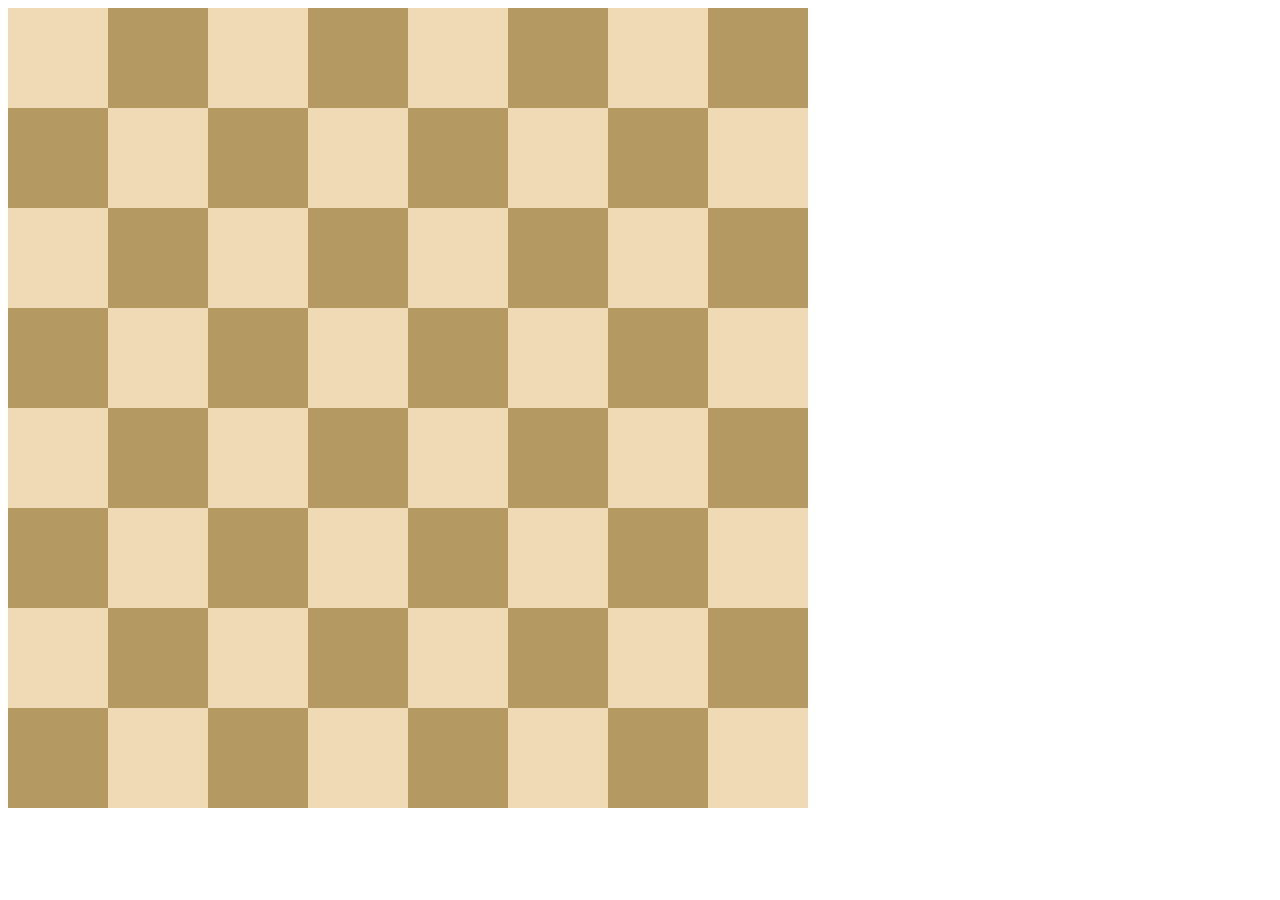
<file: 10.0 Display Grid/index.html>
<!DOCTYPE html>
<html>

<head>
  <title>Chessboard</title>
  <style>
    /* Write your code here */
    /* Each square should be 100px by 100px */
    /* My colours for white: #f0d9b5, black: #b58863 */
    .container {
      display: grid;
      grid-template-rows: 1fr 1fr 1fr 1fr 1fr 1fr 1fr 1fr;
      grid-template-columns: 1fr 1fr 1fr 1fr 1fr 1fr 1fr 1fr;
      width: 800px;
    }

    .container > .white {
      background-color: #f0d9b5;
      width: 100px;
      height: 100px;
    }

    .container > .black {
      background-color: #b59963;
      width: 100px;
      height: 100px;
    }
  </style>
</head>

<body>
  <div class="container">
    <div class="white"></div>
    <div class="black"></div>
    <div class="white"></div>
    <div class="black"></div>
    <div class="white"></div>
    <div class="black"></div>
    <div class="white"></div>
    <div class="black"></div>
    <div class="black"></div>
    <div class="white"></div>
    <div class="black"></div>
    <div class="white"></div>
    <div class="black"></div>
    <div class="white"></div>
    <div class="black"></div>
    <div class="white"></div>
    <div class="white"></div>
    <div class="black"></div>
    <div class="white"></div>
    <div class="black"></div>
    <div class="white"></div>
    <div class="black"></div>
    <div class="white"></div>
    <div class="black"></div>
    <div class="black"></div>
    <div class="white"></div>
    <div class="black"></div>
    <div class="white"></div>
    <div class="black"></div>
    <div class="white"></div>
    <div class="black"></div>
    <div class="white"></div>
    <div class="white"></div>
    <div class="black"></div>
    <div class="white"></div>
    <div class="black"></div>
    <div class="white"></div>
    <div class="black"></div>
    <div class="white"></div>
    <div class="black"></div>
    <div class="black"></div>
    <div class="white"></div>
    <div class="black"></div>
    <div class="white"></div>
    <div class="black"></div>
    <div class="white"></div>
    <div class="black"></div>
    <div class="white"></div>
    <div class="white"></div>
    <div class="black"></div>
    <div class="white"></div>
    <div class="black"></div>
    <div class="white"></div>
    <div class="black"></div>
    <div class="white"></div>
    <div class="black"></div>
    <div class="black"></div>
    <div class="white"></div>
    <div class="black"></div>
    <div class="white"></div>
    <div class="black"></div>
    <div class="white"></div>
    <div class="black"></div>
    <div class="white"></div>
  </div>
</body>

</html>
</file>
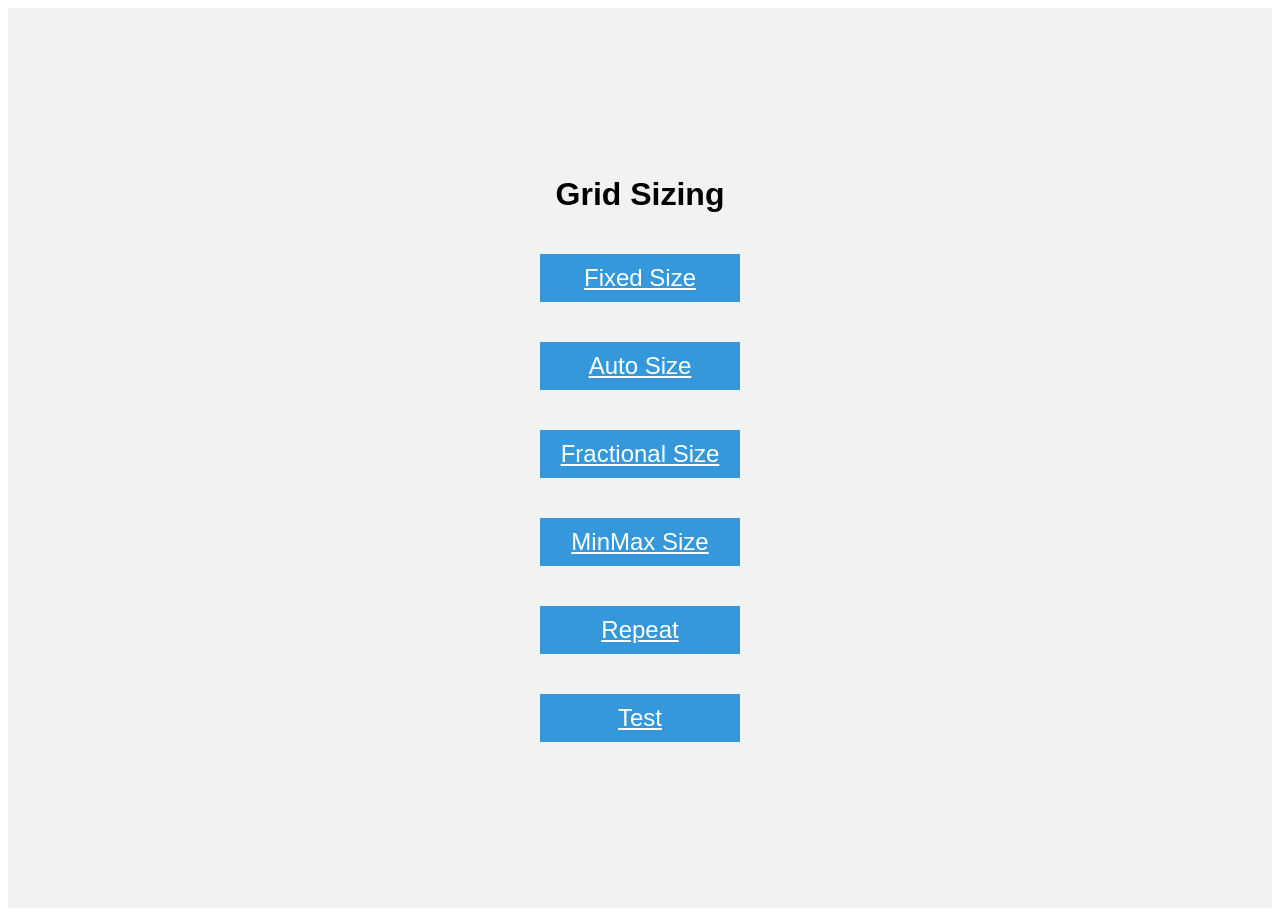
<file: 10.1 Grid Sizing/index.html>
<!DOCTYPE html>
<html lang="en">

<head>
  <meta charset="UTF-8">
  <meta name="google" content="notranslate">
  <meta name="viewport" content="width=device-width, initial-scale=1.0">
  <title>Grid Fundamentals</title>
  <style>
    body {
      font-family: sans-serif;
    }

    .container {
      display: flex;
      justify-content: center;
      align-items: center;
      flex-direction: column;
      height: 100vh;
      background-color: #f2f2f2;
    }

    .item {
      width: 200px;
      margin: 20px;
      background-color: #3498db;
      color: #fff;
      text-align: center;
      line-height: 2;
      font-size: 24px;
    }
  </style>
</head>

<body>
  <div class="container">
    <h1>Grid Sizing</h1>
    <a class="item" href="./fixed-size.html">Fixed Size</a>
    <a class="item" href="./auto-size.html">Auto Size</a>
    <a class="item" href="./fractional-size.html">Fractional Size</a>
    <a class="item" href="./minmax-size.html">MinMax Size</a>
    <a class="item" href="./repeat.html">Repeat</a>
    <a class="item" href="./test.html">Test</a>


  </div>
</body>

</html>
</file>
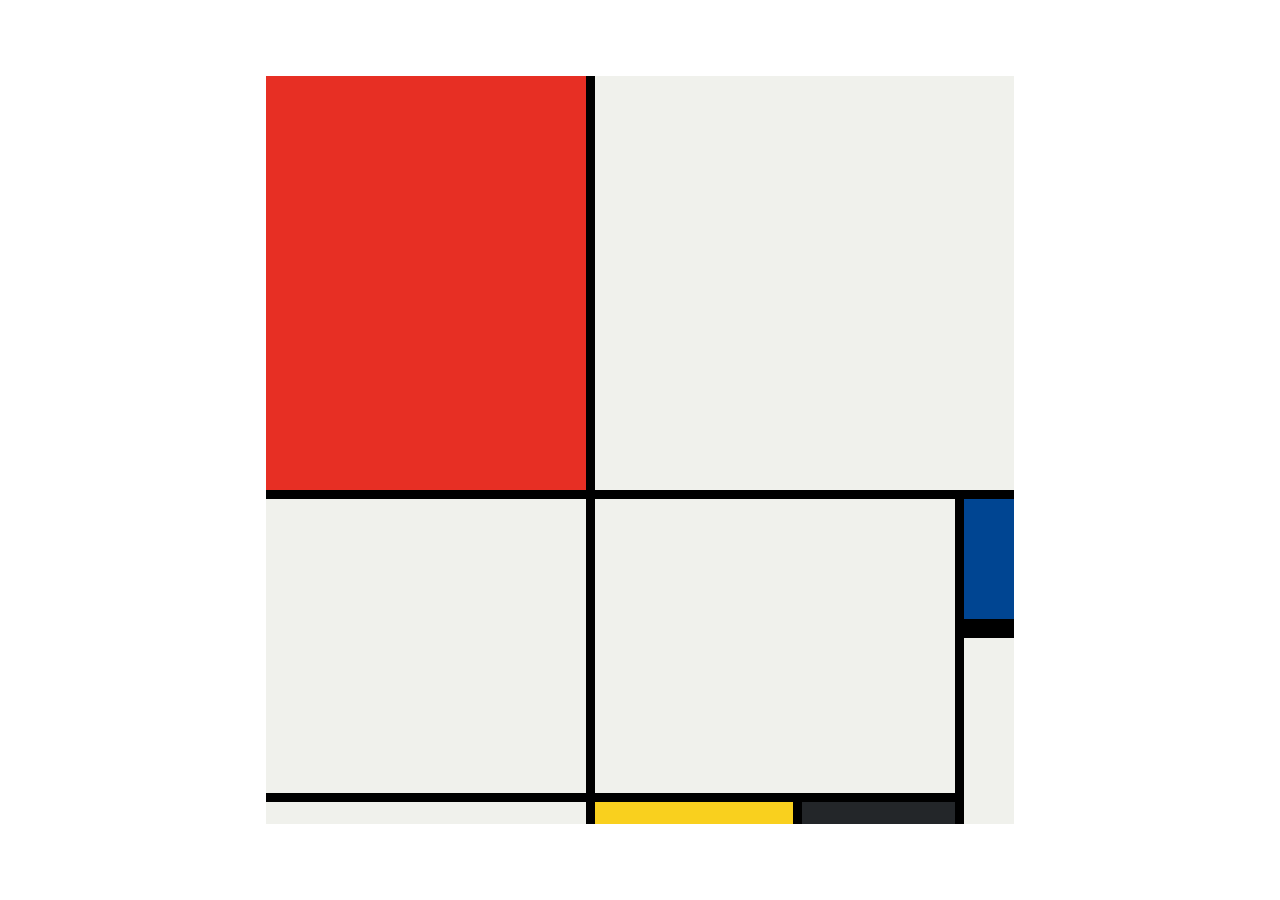
<file: 10.3 Mondrian Project/index.html>
<!DOCTYPE html>
<html lang="en">

<head>
  <meta charset="UTF-8">
  <meta name="viewport" content="width=device-width, initial-scale=1.0">
  <title>Mondrian Project</title>
  <style>
    /* 
    Write your CSS here 
    Gap Colour: #000
    White: #F0F1EC
    Red: #E72F24
    Black: #232629
    Blue: #004592
    Yellow: #F9D01E

    For dimensions, see dimensions.png image.
    HINT: Remember you can't change the properties of grid lines.
    But grid lines are transparent!
    */
    body {
      display: flex;
      justify-content: center;
      align-items: center;
      height: 100vh;
      margin: 0%;
      padding: 0%;
    }
    .container {
      width: 748px;
      height: 748px;
      display: grid;
      gap: 9px;
      grid-template-columns: 320px 198px 153px 50px;
      grid-template-rows: 414px 130px 155px 22px;
      background-color: #000
    }
    .first {
      background-color: #E72F24;
    }
    .second {
      background-color: #F0F1EC;
      grid-column: span 3;
    }
    .third {
      background-color: #F0F1EC ;
      grid-row: span 2;
    }
    .fourth {
      background-color: #F0F1EC;
      grid-column: span 2;
      grid-row: span 2;
    }
    .fifth {
      background-color: #004592;
      border-bottom: 10px solid #000;
    }
    .sixth {
      background-color: #F0F1EC;
      grid-row: span 2;
    }
    .seventh {
      background-color: #F0F1EC;
    }
    .eighth {
      background-color: #F9D01E;
    }
    .ninth {
      background-color: #232629;
    }
  </style>
</head>

<body>
  <div class="container">
    <div class="first"></div>
    <div class="second"></div>
    <div class="third"></div>
    <div class="fourth"></div>
    <div class="fifth"></div>
    <div class="sixth"></div>
    <div class="seventh"></div>
    <div class="eighth"></div>
    <div class="ninth"></div>
  </div>  
</body>

</html>
</file>
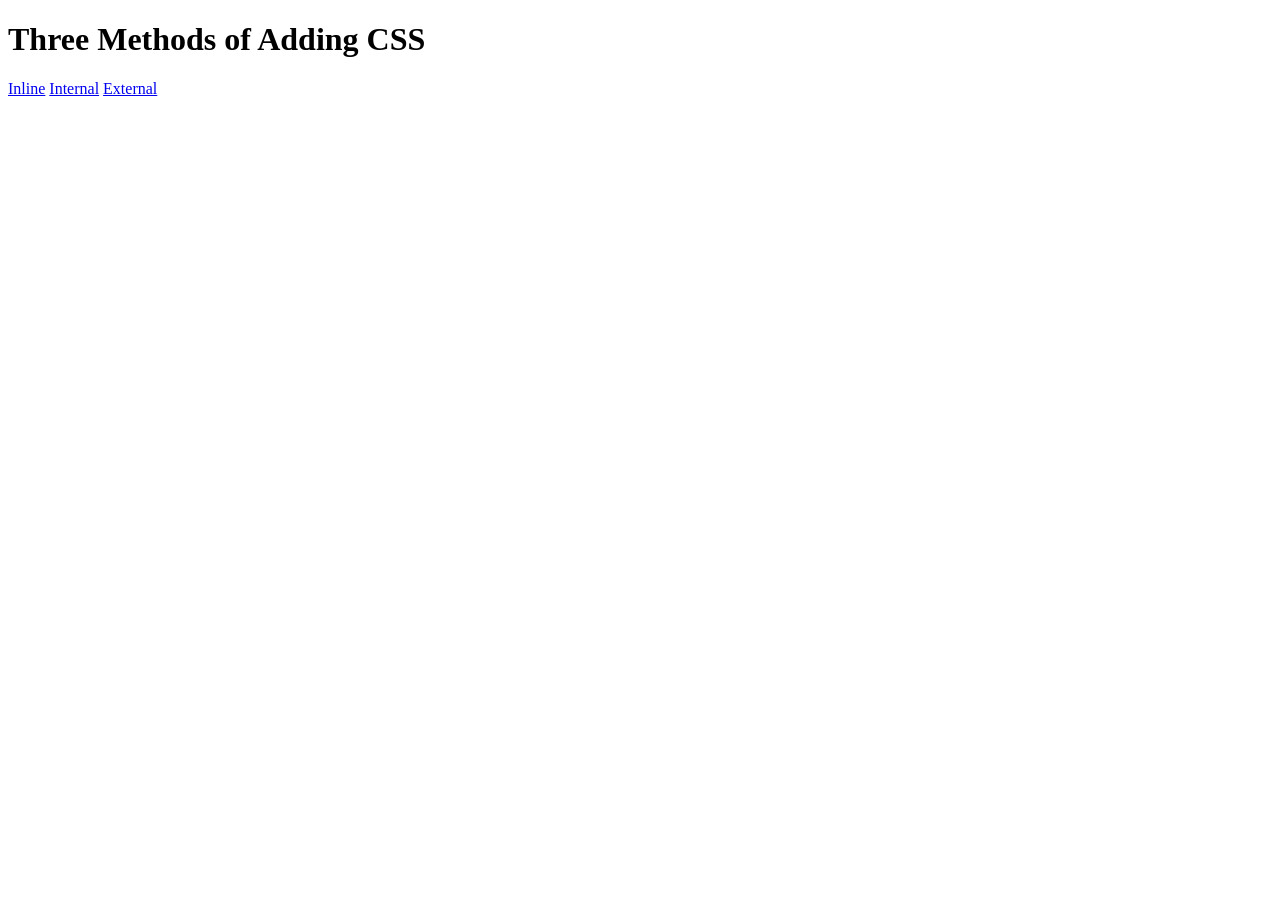
<file: 5.1. Adding CSS/index.html>
<!DOCTYPE html>
<html lang="en">

<head>
  <meta charset="UTF-8">
  <title>Adding CSS</title>
</head>

<body>
  <h1>Three Methods of Adding CSS</h1>
  <a href="./inline.html">Inline</a>
  <a href="./internal.html">Internal</a>
  <a href="./external.html">External</a>
</body>

</html>
</file>
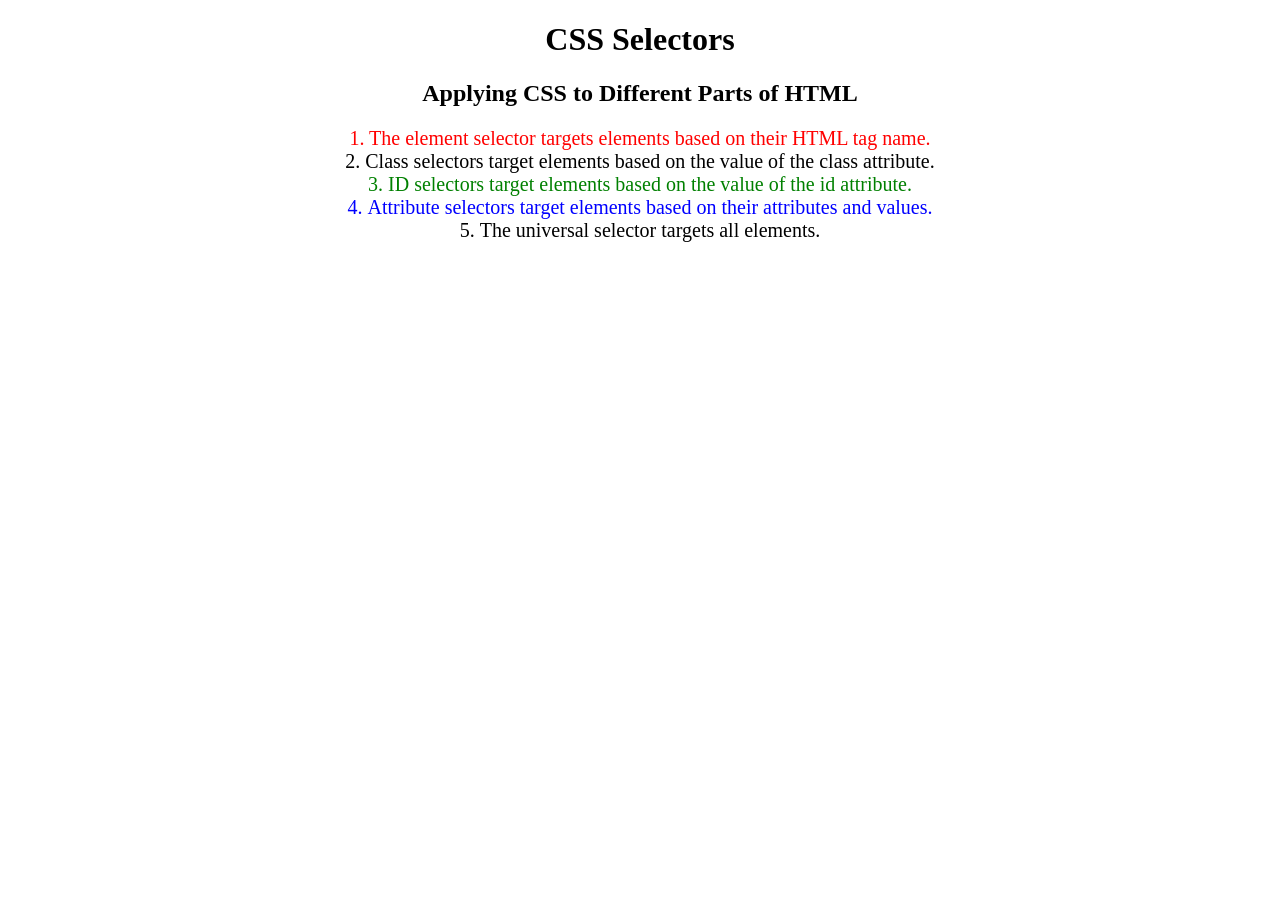
<file: 5.3 CSS Selectors/index.html>
<!DOCTYPE html>
<html lang="en">

<head>
  <meta charset="UTF-8">
  <title>CSS Selectors</title>
  <link rel="stylesheet" href="./style.css" />
</head>

<body>
  <h1>CSS Selectors</h1>
  <h2>Applying CSS to Different Parts of HTML</h2>
  
  <p class="note">1. The element selector targets elements based on their HTML tag name.</p>

  <ol>
    <li class="note" value="2">Class selectors target elements based on the value of the class attribute.</li>

    <li class="note" id="id-selector-demo" value="3">ID selectors target elements based on the value of the id
      attribute.</li>

    <li class="note" value="4">Attribute selectors target elements based on their attributes and values.</li>

    <li class="note" value="5">The universal selector targets all elements.</li>
  </ol>
</body>

</html>
</file>
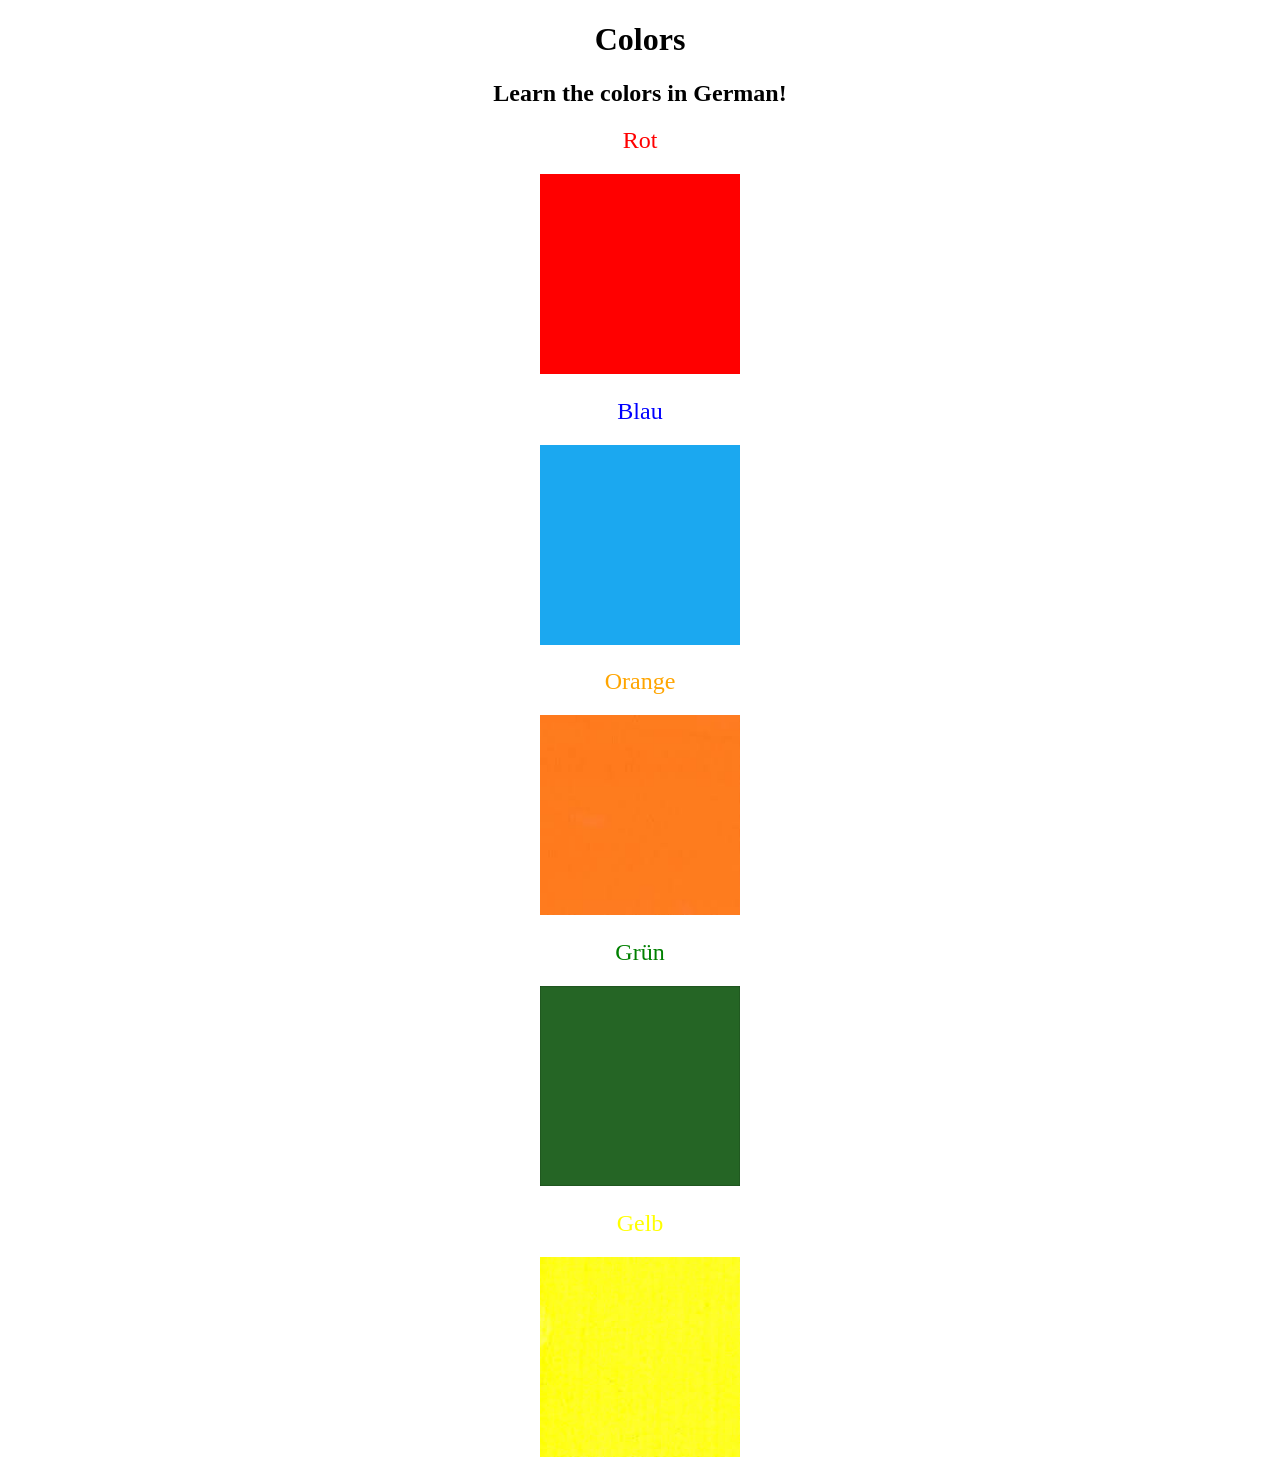
<file: 5.4 Color Vocab Project/index.html>
<!DOCTYPE html>
<html lang="en">
  <head>
    <meta charset="UTF-8" />
    <title>Spanish Vocabulary</title>
    <link rel="stylesheet" href="./style.css" />
  </head>

  <body>
    <h1>Colors</h1>
    <h2>Learn the colors in German!</h2>
    <h2 class="color-title" id="red">Rot</h2>
    <img src="./assets/images/red.png" alt="red" />

    <h2 class="color-title" id="blue">Blau</h2>
    <img src="./assets/images/blue.png" alt="blue" />

    <h2 class="color-title" id="orange">Orange</h2>
    <img src="./assets/images/orange.png" alt="orange" />

    <h2 class="color-title" id="green">Grün</h2>
    <img src="./assets/images/green.png" alt="green" />

    <h2 class="color-title" id="yellow">Gelb</h2>
    <img src="./assets/images/yellow.png" alt="yellow" />
  </body>
</html>

<!-- 
TODOs
IMPORTANT: You should not need to make ANY CHANGES to index.html
All code should be written in your CSS file.

1. Create a CSS file and incorporate it as an external stylesheet.
2. Use CSS to style each of the color titles to meaning. 
Hint: Use the id to help if you don't know the words in spanish.
3. Use CSS to change all the color titles to have "font-weight: normal;"
4. Use CSS (not HTML) to make all the images 200px heigh and 200px wide. 
Hint: 
https://developer.mozilla.org/en-US/docs/Web/CSS/height
https://developer.mozilla.org/en-US/docs/Web/CSS/width
-->
</file>
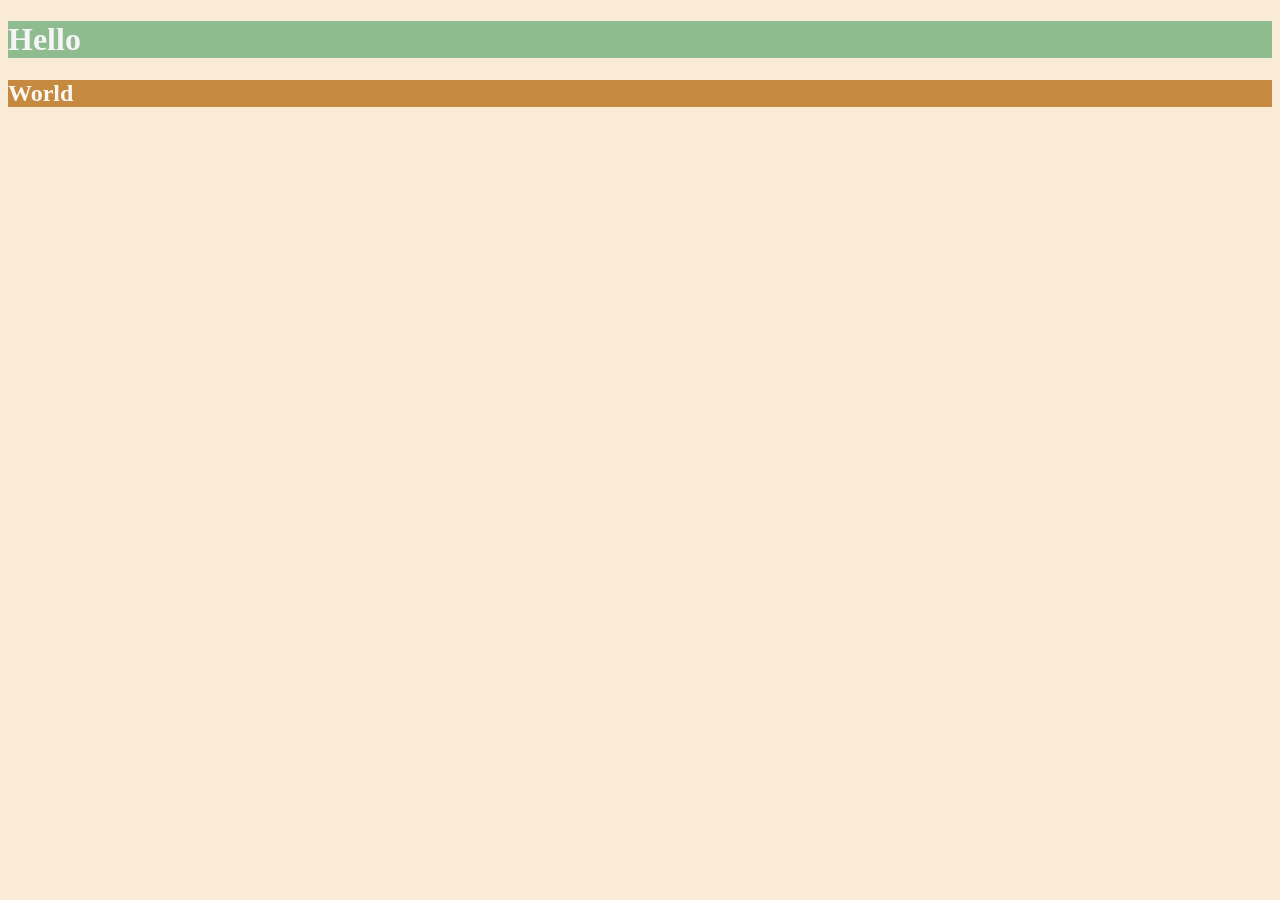
<file: 6.0 CSS Colors/index.html>
<!DOCTYPE html>
<html lang="en">

<head>
  <meta charset="UTF-8">
  <title>Colors</title>
  <style>
    body {
      background-color: antiquewhite;
    }

    h1{
      color: whitesmoke;
      background-color: darkseagreen ;
    }

    h2{
      color: #faf8f1;
      background-color: #c58940 ;
    }
  </style>
</head>

<body>
  <h1>Hello</h1>
  <h2>World</h2>
</body>

</html>
</file>
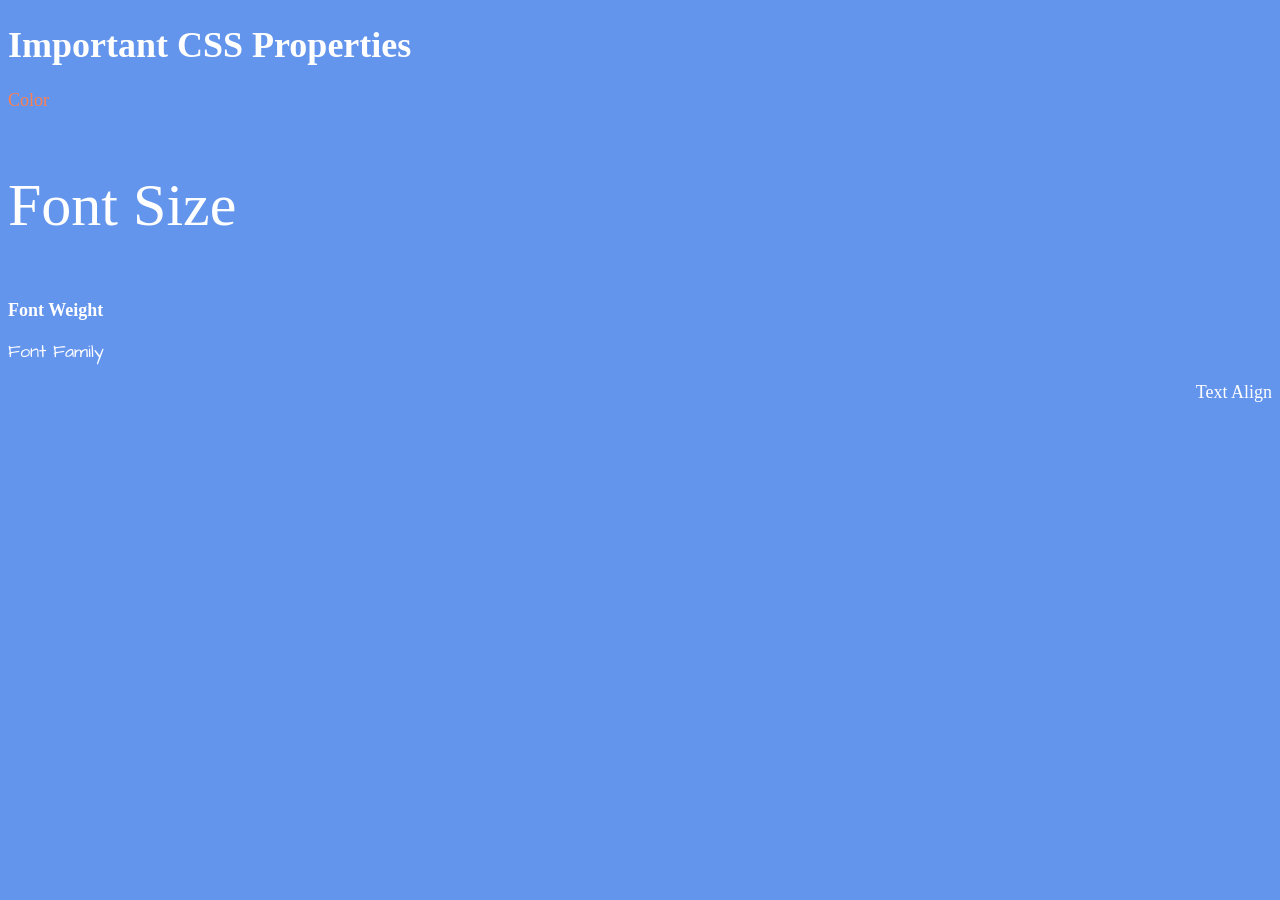
<file: 6.1 Font Properties/index.html>
<!DOCTYPE html>
<html lang="en">

<head>
  <meta charset="UTF-8">
  <title>CSS Properties</title>
  <style>

    html {
      font-size: 30px;
    }

    body {
      background-color: cornflowerblue;
      color: white;
      font-size: 18px;
    }

    /* Don't change the CSS above, add Your CSS below */
    #color {
      color: coral;
    }
    
    #font_size {
      font-size: 2rem;
    }

    #font_weight {
      font-weight: 900;
    }

    #font_family {
      font-family: "Architects Daughter", cursive;
      font-weight: 400;
      font-style: normal;
    }

    #text_align {
      text-align: right;
    }
  </style>
  
  <link rel="preconnect" href="https://fonts.googleapis.com">
  <link rel="preconnect" href="https://fonts.gstatic.com" crossorigin>
  <link href="https://fonts.googleapis.com/css2?family=Architects+Daughter&family=Caveat:wght@400..700&display=swap" rel="stylesheet">
</head>

<body>
  <h1>Important CSS Properties</h1>
  <p id="color">Color</p>
  <p id="font_size">Font Size</p>
  <p id="font_weight">Font Weight</p>
  <p id="font_family">Font Family</p>
  <p id="text_align">Text Align</p>

  <!-- TODOs
  1. Change the color of <p>Color</p> to "coral" color.
  2. Change the font size of <p>Font Size</p> to 2X the size of the root font size.
  3. Change the font weight of <p>Font Weight</p> to 900.
  4. Change the font family of <p>Font Family</p> to the Google font Caveat with regular (400) font weight.
  Link: https://fonts.google.com/specimen/Caveat
  5. Change the <p>Text Align</p> to right align.
  6. Change the the root (html element) font size to 30px -->
</body>

</html>
</file>
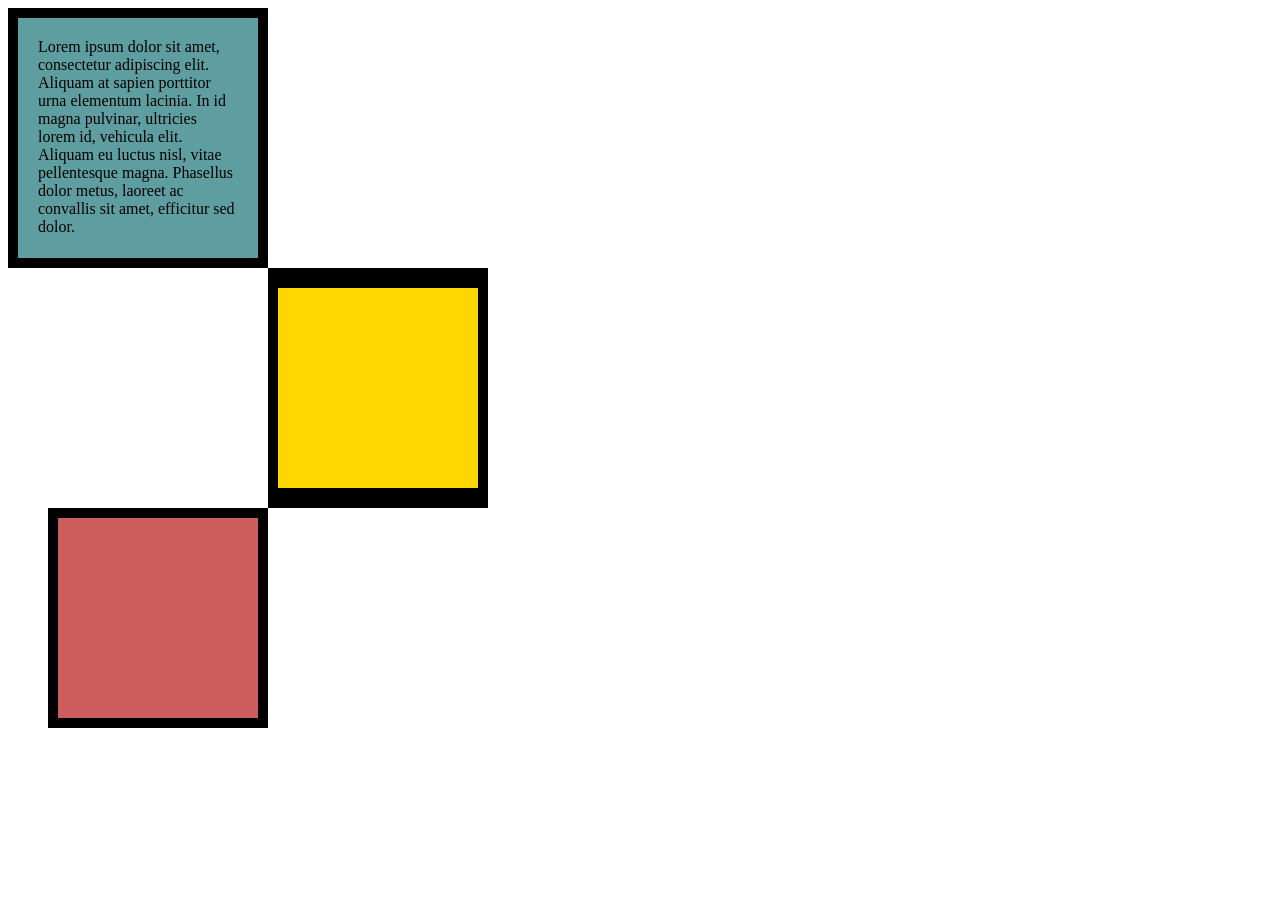
<file: 6.3 CSS Box Model/index.html>
<!DOCTYPE html>
<html lang="en">

<head>
  <meta charset="UTF-8">
  <title>CSS Box Model</title>
  <style>
    div {
      height: 200px;
      width: 200px;
    }

    p {
      margin: 0px;
    }

    #first-div {
      background-color: cadetblue;
      padding: 20px;
      border: 10px solid black
    }

    #second-div {
      background-color: gold;
      border: solid black;
      border-width: 20px 10px;
      margin-left: 260px;
    }

    #third-div {
      background-color: indianred ;
      border: 10px solid black;
      margin-left: 40px;
    }

  </style>
</head>

<body>


  <!-- TODOs:
1. Create 3 Boxes using the div element.
2. Set their sizes to 200px heigh by 200px wide.
3. Set different background colors for each of the boxes (I used cadetblue, gold and indianred).
4. Add a paragraph <p> element into the first div and add the following words:
    Lorem ipsum dolor sit amet, consectetur adipiscing elit. Aliquam at sapien porttitor urna elementum lacinia. In
    id magna pulvinar, ultricies lorem id, vehicula elit. Aliquam eu luctus nisl, vitae pellentesque magna. Phasellus
    dolor metus, laoreet ac convallis sit amet, efficitur sed dolor.
5. Set the 1st div to have 20px padding all around with a black 10px border.
6. Fix the style of the <p> element to remove all margins.
Hint: Use the CSS inspector in Chrome.
7. Set the 2nd div to have a 20px border on top and bottom and 10px border left and right. (See goal image)
8. Set the 3rd div to have a 10px border 
9. Set the margins for the divs so that each box corner touches the other. (See the goal image)
-->

<div id="first-div">
  <p>
    Lorem ipsum dolor sit amet, consectetur adipiscing elit. Aliquam at sapien porttitor urna elementum lacinia. In
    id magna pulvinar, ultricies lorem id, vehicula elit. Aliquam eu luctus nisl, vitae pellentesque magna. Phasellus
    dolor metus, laoreet ac convallis sit amet, efficitur sed dolor.    
  </p>
</div>

<div id="second-div"></div>
<div id="third-div"></div>


</body>

</html>
</file>
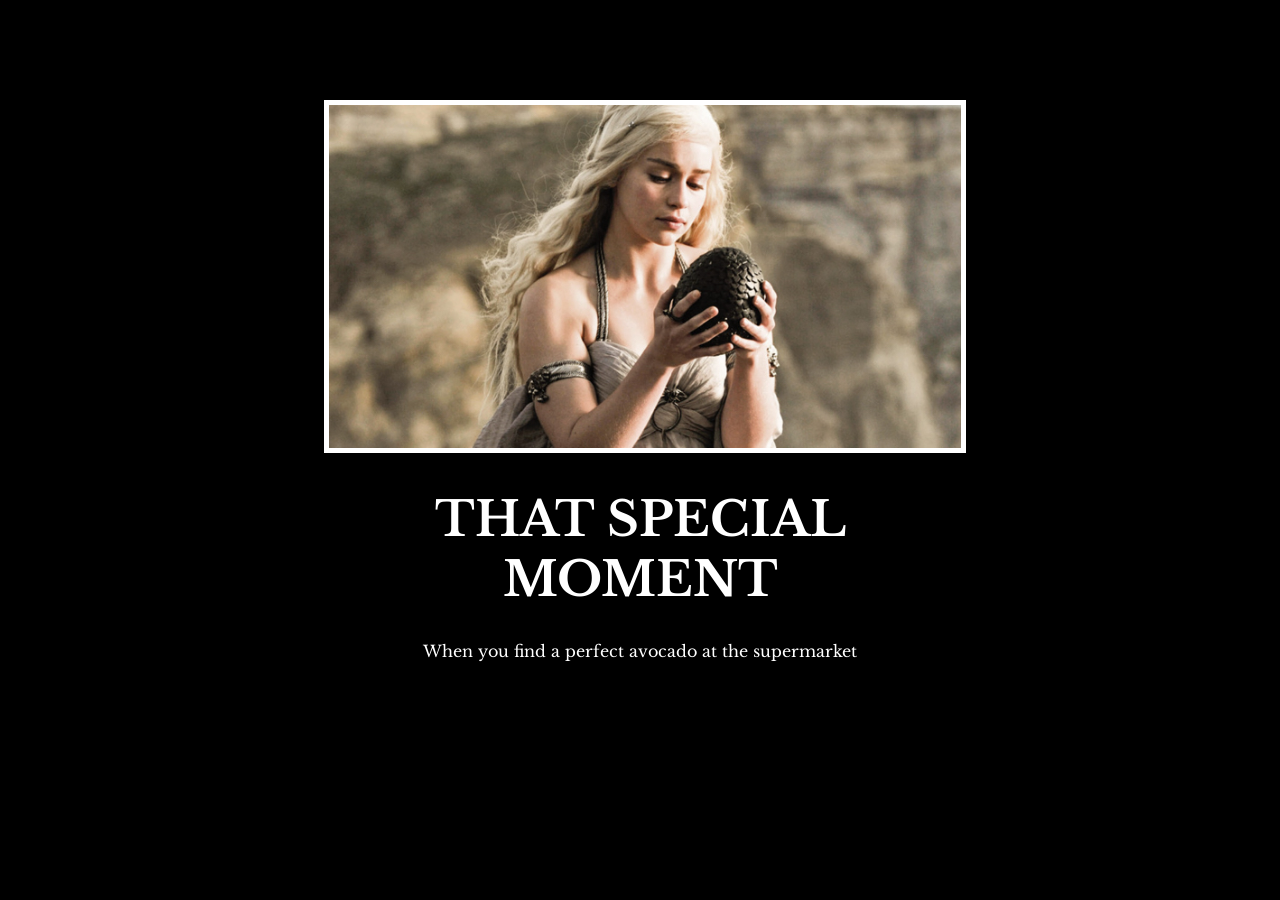
<file: 6.4 Motivation Meme Project/index.html>
<!DOCTYPE html>
<html lang="en">
<head>
  <meta charset="UTF-8">
  <title>Motivational Meme</title>
  <link rel="stylesheet" href="./style.css">

  <link rel="preconnect" href="https://fonts.googleapis.com">
  <link rel="preconnect" href="https://fonts.gstatic.com" crossorigin>
  <link href="https://fonts.googleapis.com/css2?family=Libre+Baskerville:ital,wght@0,400..700;1,400..700&display=swap" rel="stylesheet">

</head>
<body>
  <div class="poster">
    <img class="motivation-img" src="./assets/images/daenerys.jpeg" alt="" >
    <h1>That Special Moment</h1>
    <p>When you find a perfect avocado at the supermarket</p>
  </div>
</body>

  <!-- 
    TODO: Create a motivational post website.
  Style it how ever you like. 
  Look at the goal image for inspiration.
  But it must have the following features:
  1. The main h1 text should be using the Regular Libre Baskerville Font from Google Fonts:
    https://fonts.google.com/specimen/Libre+Baskerville
  2. The text should be white and background black.
  3. Add your own image into the images folder inside assets. It should have a 5px white border.
  4. The text should be center aligned.
  5. Create a div to contain the h1, p and img elements. Adjust the margins so that the image and text are centered on the page. 
    Hint: You horizontally center a div by giving it a width of 50% and a margin-left of 25%.
    Hint: Set the image to have a width of 100% so it fills the div. 
  6. Read about the text-transform property on MDN docs to make the h1 uppercase with CSS.
    https://developer.mozilla.org/en-US/docs/Web/CSS/text-transform 
  -->
</html>
</file>
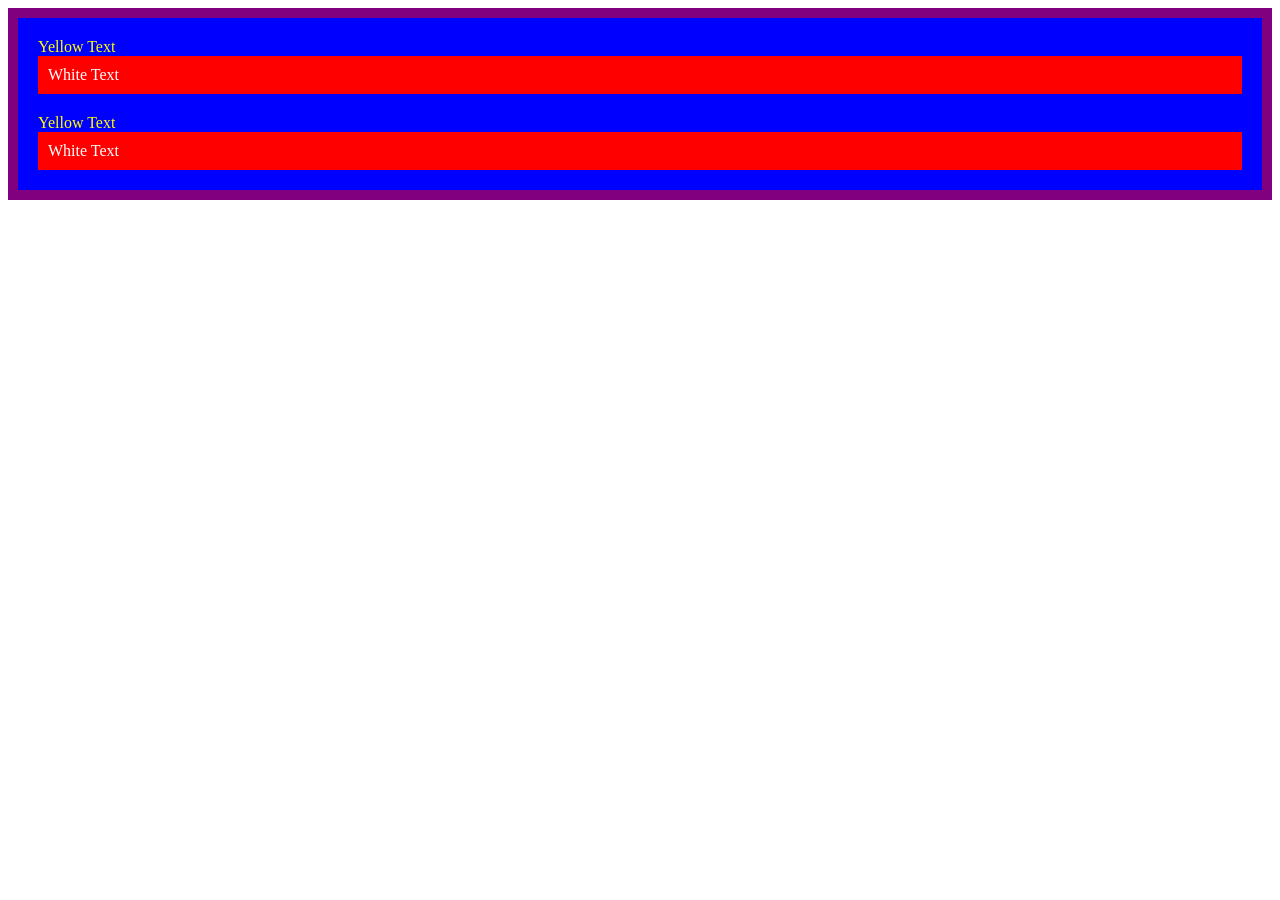
<file: 7.0 CSS Cascade/index.html>
<!DOCTYPE html>
<html lang="en">

<head>
  <meta charset="UTF-8">
  <title>CSS Cascade</title>
  <link rel="stylesheet" href="./style.css">
</head>

<body>
  <div id="outer-box" class="box">
    <div class="box">
      <p>Yellow Text</p>
      <div class="box inner-box">
        <p class="white-text">White Text</p>
      </div>
    </div>
    <div class="box">
      <p>Yellow Text</p>
      <div class="box inner-box">
        <p class="white-text">White Text</p>
      </div>
    </div>
  </div>
</body>

</html>
</file>
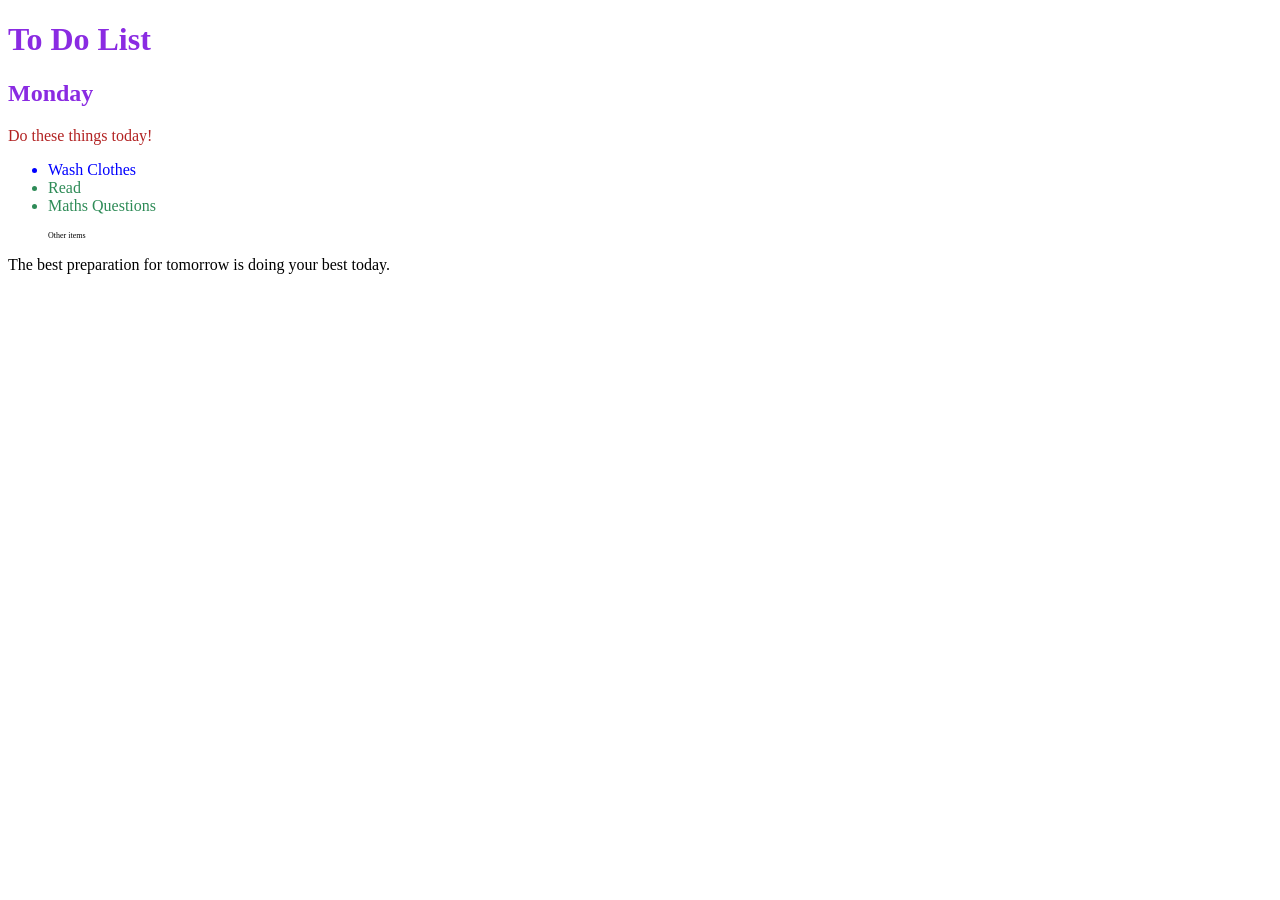
<file: 7.1 Combining Selectors/index.html>
<!DOCTYPE html>
<html lang="en">

<head>
  <meta charset="UTF-8">
  <title>Combining CSS Selectors</title>
  <link rel="stylesheet" href="./style.css">
</head>

<!-- Don't change any of the HTML code! -->

<body>
  <h1>To Do List</h1>
  <h2>Monday</h2>
  <div class="box">
    <p class="done">Do these things today!</p>
    <ul class="list">
      <li>Wash Clothes</li>
      <li class="done">Read</li>
      <li class="done">Maths Questions</li>
    </ul>
  </div>

  <ul>
    <p class="done">Other items</p>
  </ul>
  <p>The best preparation for tomorrow is doing your best today.</p>

</body>

</html>
</file>
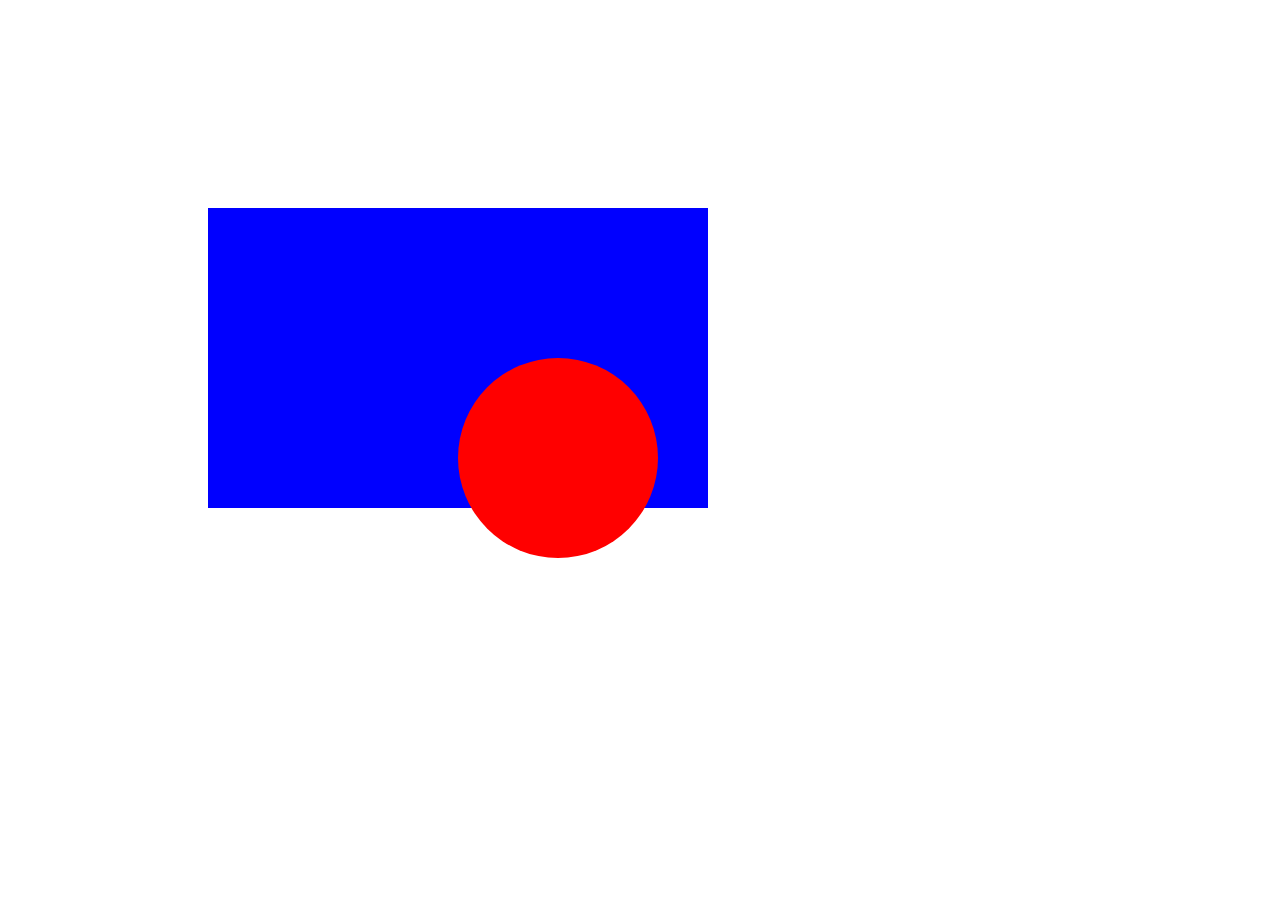
<file: 7.2 CSS Positioning/index.html>
<!DOCTYPE html>
<html>

<head>
  <title>CSS Positioning Exercise</title>
  <style>
    .blue-box {
      background-color: blue;
      height: 300px;
      width: 500px;
      position: relative;
      top: 200px;
      left: 200px;
    }

    .red-circle {
      background-color: red;
      height: 200px;
      width: 200px;
      border-radius: 50%;
      position: absolute;
      top: 150px;
      left: 250px;
    }
  </style>
</head>

<body>
  <div class="blue-box">
    <div class="red-circle">
    </div>
  </div>

</body>

</html>
</file>
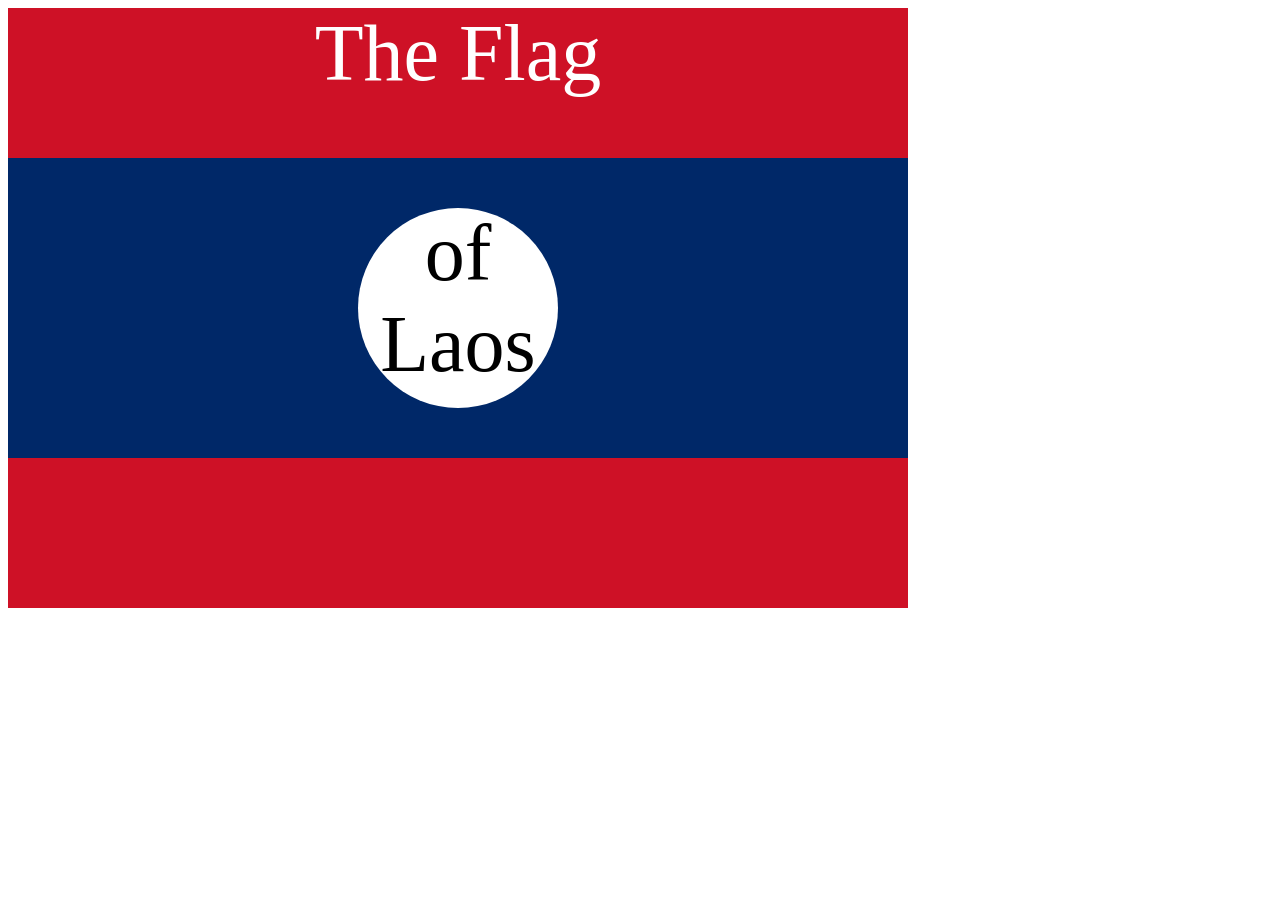
<file: 7.3 CSS Flag Project/index.html>
<!DOCTYPE html>
<html lang="en">

<head>
  <meta charset="UTF-8">
  <title>CSS Flag Project</title>
  <style>

    .flag {
      background-color: #CE1126;
      height: 600px;
      width: 900px;
      position: relative;
    }

    .flag > p {
      color: white;
      text-align: center;
      font-size: 80px;
      margin: 0px;
    }
    
    .flag > div {
      background-color: #002868;
      width: 900px;
      height: 300px;
      position: absolute;
      top: 150px;
    }
    
    .flag > div > div  {
      background-color: white;
      height: 200px;
      width: 200px;
      border-radius: 50%;
      position: absolute;
      left: 350px;
      top: 50px
    }

    div> div> p {
      text-align: center;
      font-size: 80px;
      margin: 0%;
    }
    
  </style>
</head>

<!-- 
  IMPORTANT! Do not change any HTML
Don't add any classes/ids/elements 
Use what you know about combining selectors 
and CSS specificity instead.
Hint 1: The flag is 900px by 600px and the circle is 200px by 200px.
Hint 2: You can use CSS inspection to get the colors from
https://appbrewery.github.io/flag-of-laos/
-->

<body>
  <div class="flag">
    <p>The Flag</p>
    <div>
      <div>
        <p>of Laos</p>
      </div>
    </div>
  </div>
</body>

</html>
</file>
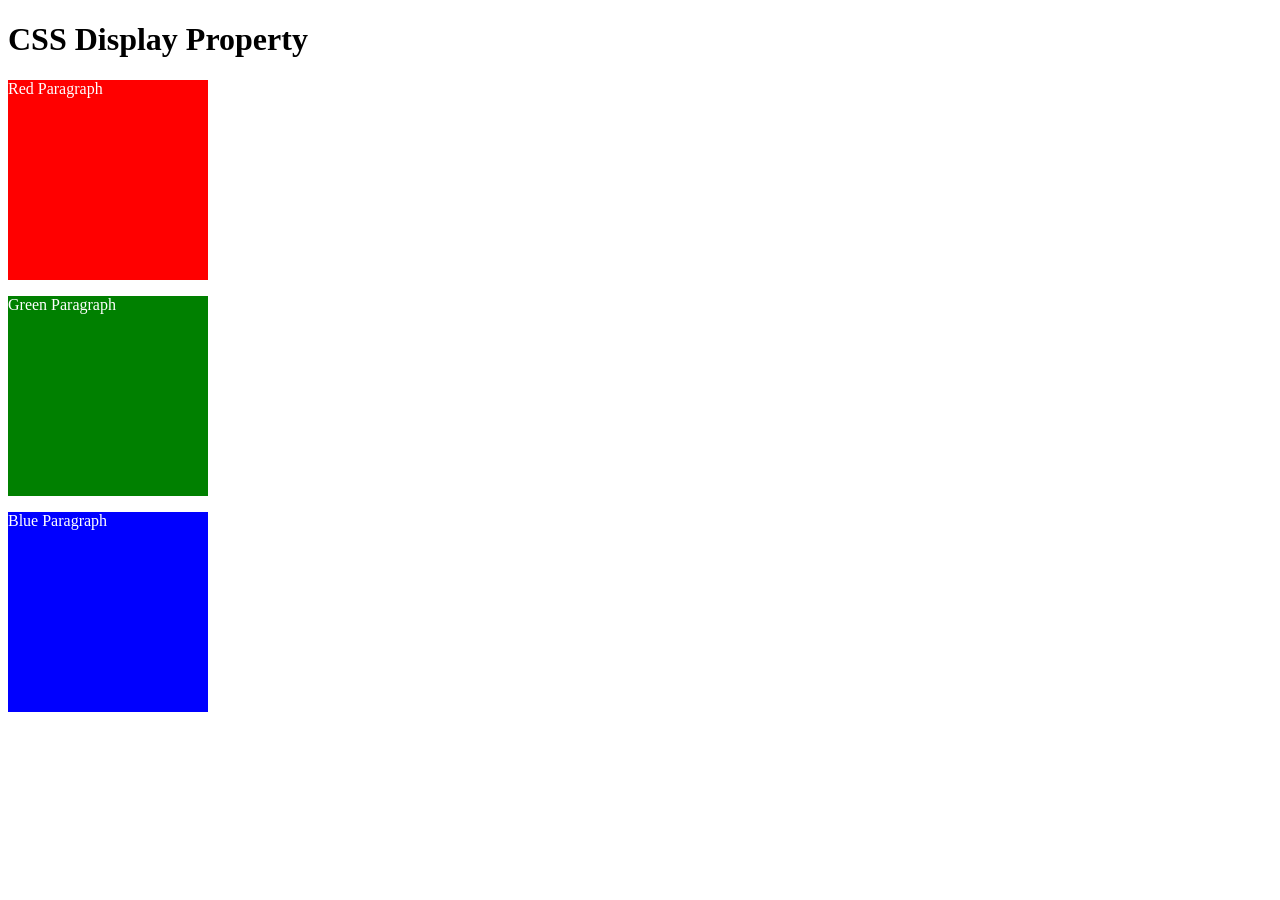
<file: 8.0 CSS Display/index.html>
<!DOCTYPE html>
<html>

<!-- 
  TODO
1. By changing only the display property of the CSS make all 3 squares line up horizontally like in goal1 image.
2. Change only the display property to make all 3 squares line up vertically like in goal2 image. 
-->

<head>
  <title>CSS Display Property Example</title>
  <style>
    p {
      color: white;
    }

    .red {
      display: block;
      width: 200px;
      height: 200px;
      background-color: red;
    }

    .green {
      display: block;
      width: 200px;
      height: 200px;
      background-color: green;
    }

    .blue {
      display: block;
      width: 200px;
      height: 200px;
      background-color: blue;
    }
  </style>
</head>


<body>
  <h1>CSS Display Property</h1>
  <p class="red">Red Paragraph </p>
  <p class="green">Green Paragraph</p>
  <p class="blue">Blue Paragraph</p>
</body>

</html>
</file>
<file: 5.3 CSS Selectors/style.css>
ol {
  margin-left: -40px;
  margin-top: -20px;
  list-style-position: inside;
}

/* Write your CSS below, don't change the rules above. */

p{
  color: red;
}

.note{
  font-size: 20px;
}

#id-selector-demo{
  color: green;
}

li[value="4"]{
  color:blue ;
}

*{
  text-align: center;
}
</file>
<file: 5.4 Color Vocab Project/style.css>
.color-title{
    font-weight: normal;
}

img{
    height: 200px;
    width: 200px;
}


#red{
    color: red;
}

#blue{
    color: blue;
}

#green{
    color: green;
}

#yellow{
    color: yellow;
}

#orange{
    color: orange;
}


*{
    text-align: center;
}
</file>
<file: 6.4 Motivation Meme Project/style.css>
body {
    background-color: black;
}


h1 {
    text-transform: uppercase ;
    font-size: 3rem;
}

.motivation-img {
    border: 5px solid white;
    width: 100%;
}

.poster {
    font-family: "Libre Baskerville", serif;
    color: white;
    text-align: center;
    margin-top: 100px;
    width: 50%;
    margin-left: 25%;
}
</file>
<file: 7.0 CSS Cascade/style.css>
/* Don't change the existing CSS. */

.box {
  background-color: blue;
  padding: 10px;
}

p {
  color: yellow;
  margin: 0;
  padding: 0;
}

#outer-box {
  border: 10px solid purple;
}

.inner-box {
  background-color: red;
}

.white-text {
  color: white;
}
</file>
<file: 7.1 Combining Selectors/style.css>
/* Write your code here: */

h1, h2 {                   
    color: blueviolet;
}


/* child */
.box > p {             
    color: firebrick;
}

/* ancestor */
.box li {
    color: blue;
}

/* chaining */
li.done {
    color: seagreen
}


/* combining combiners */
ul p.done {
    font-size: 0.5rem;
}
</file>
